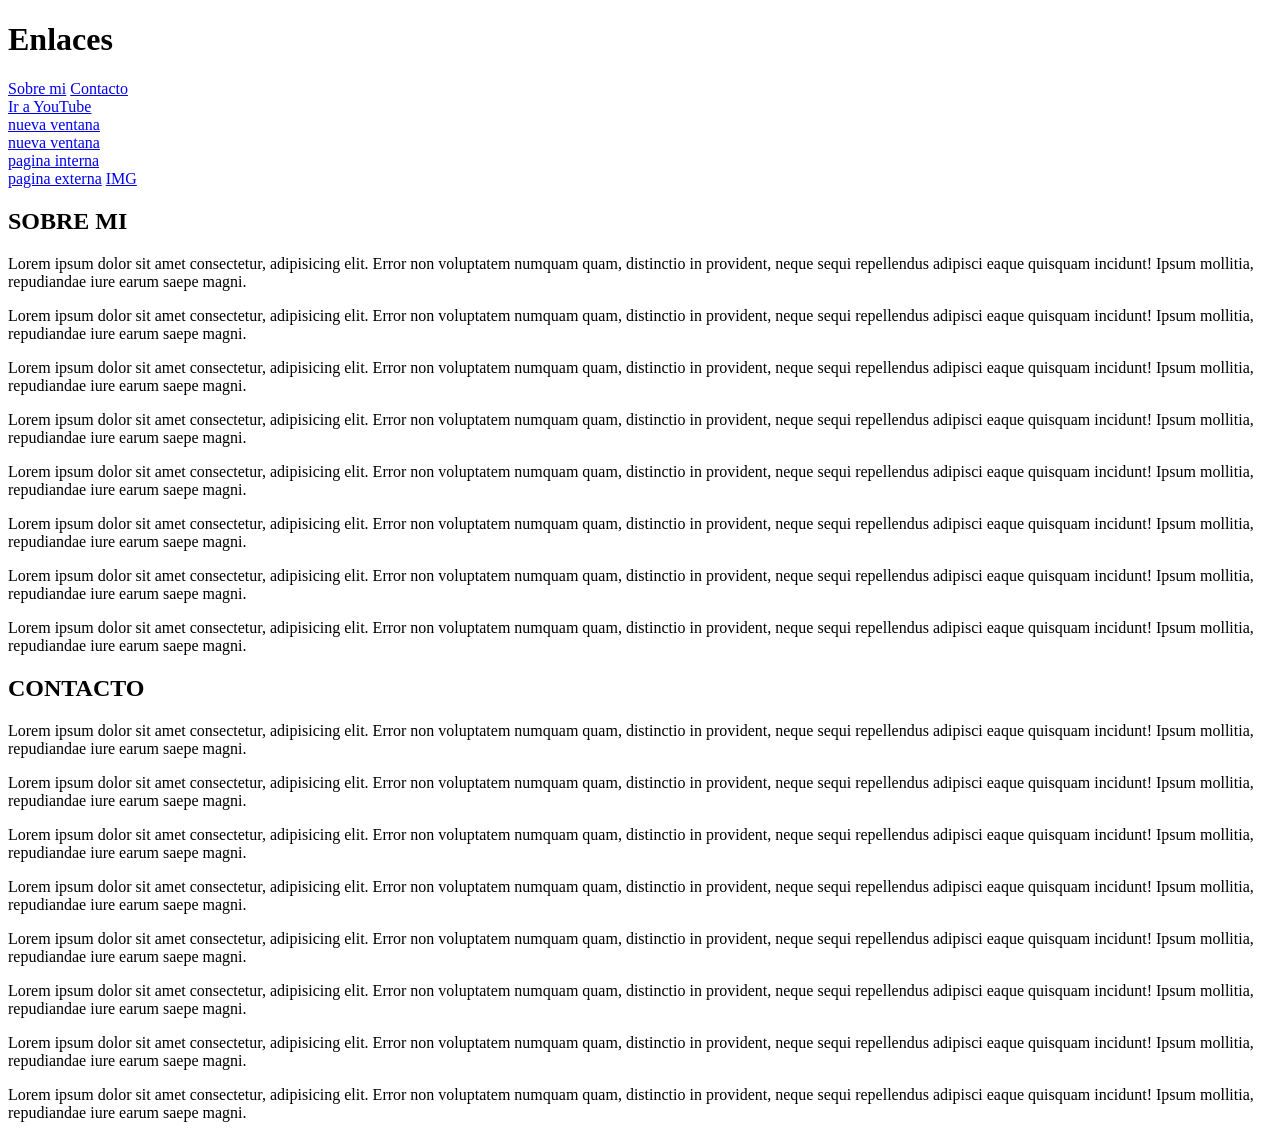
<file: MOD_1/SEMANA1/DIA2-ENLACES/index.html>
<!DOCTYPE html>
<html lang="en">
<head>
    <meta charset="UTF-8">
    <meta name="viewport" content="width=device-width, initial-scale=1.0">
    <title>Enlaces</title>
</head>
<body>
    <header>
        <h1>Enlaces</h1>
        <nav>
            <a href="#sobre_mi">Sobre mi</a>
            <a href="#contacto">Contacto</a>
        </nav>
    </header>
    <a href="https://www.youtube.com/watch?v=pWE-QHJwC4c">Ir a YouTube</a> <br>
    <a href="https://www.youtube.com/watch?v=pWE-QHJwC4c" target="_blank">nueva ventana</a><br>
    <a href="https://www.youtube.com/watch?v=pWE-QHJwC4c" target="_self">nueva ventana</a><br>
   
    <a href="saludo.html">pagina interna</a><br>
    <a href="saludo.html" target="_blank">pagina externa</a>

    <a href="jugando.jpg" download="">IMG   </a>

     <section>
       <h2 id="sobre_mi">SOBRE MI</h2>
        <p>Lorem ipsum dolor sit amet consectetur, adipisicing elit. Error non voluptatem numquam quam, distinctio in provident, neque sequi repellendus adipisci eaque quisquam incidunt! Ipsum mollitia, repudiandae iure earum saepe magni.</p>
        <p>Lorem ipsum dolor sit amet consectetur, adipisicing elit. Error non voluptatem numquam quam, distinctio in provident, neque sequi repellendus adipisci eaque quisquam incidunt! Ipsum mollitia, repudiandae iure earum saepe magni.</p>
        <p>Lorem ipsum dolor sit amet consectetur, adipisicing elit. Error non voluptatem numquam quam, distinctio in provident, neque sequi repellendus adipisci eaque quisquam incidunt! Ipsum mollitia, repudiandae iure earum saepe magni.</p>
        <p>Lorem ipsum dolor sit amet consectetur, adipisicing elit. Error non voluptatem numquam quam, distinctio in provident, neque sequi repellendus adipisci eaque quisquam incidunt! Ipsum mollitia, repudiandae iure earum saepe magni.</p>
        <p>Lorem ipsum dolor sit amet consectetur, adipisicing elit. Error non voluptatem numquam quam, distinctio in provident, neque sequi repellendus adipisci eaque quisquam incidunt! Ipsum mollitia, repudiandae iure earum saepe magni.</p>
        <p>Lorem ipsum dolor sit amet consectetur, adipisicing elit. Error non voluptatem numquam quam, distinctio in provident, neque sequi repellendus adipisci eaque quisquam incidunt! Ipsum mollitia, repudiandae iure earum saepe magni.</p>
        <p>Lorem ipsum dolor sit amet consectetur, adipisicing elit. Error non voluptatem numquam quam, distinctio in provident, neque sequi repellendus adipisci eaque quisquam incidunt! Ipsum mollitia, repudiandae iure earum saepe magni.</p>
        <p>Lorem ipsum dolor sit amet consectetur, adipisicing elit. Error non voluptatem numquam quam, distinctio in provident, neque sequi repellendus adipisci eaque quisquam incidunt! Ipsum mollitia, repudiandae iure earum saepe magni.</p>
    
    </section>
     <section>
       <h2 id="contacto">CONTACTO</h2>
        <p>Lorem ipsum dolor sit amet consectetur, adipisicing elit. Error non voluptatem numquam quam, distinctio in provident, neque sequi repellendus adipisci eaque quisquam incidunt! Ipsum mollitia, repudiandae iure earum saepe magni.</p>
        <p>Lorem ipsum dolor sit amet consectetur, adipisicing elit. Error non voluptatem numquam quam, distinctio in provident, neque sequi repellendus adipisci eaque quisquam incidunt! Ipsum mollitia, repudiandae iure earum saepe magni.</p>
        <p>Lorem ipsum dolor sit amet consectetur, adipisicing elit. Error non voluptatem numquam quam, distinctio in provident, neque sequi repellendus adipisci eaque quisquam incidunt! Ipsum mollitia, repudiandae iure earum saepe magni.</p>
        <p>Lorem ipsum dolor sit amet consectetur, adipisicing elit. Error non voluptatem numquam quam, distinctio in provident, neque sequi repellendus adipisci eaque quisquam incidunt! Ipsum mollitia, repudiandae iure earum saepe magni.</p>
        <p>Lorem ipsum dolor sit amet consectetur, adipisicing elit. Error non voluptatem numquam quam, distinctio in provident, neque sequi repellendus adipisci eaque quisquam incidunt! Ipsum mollitia, repudiandae iure earum saepe magni.</p>
        <p>Lorem ipsum dolor sit amet consectetur, adipisicing elit. Error non voluptatem numquam quam, distinctio in provident, neque sequi repellendus adipisci eaque quisquam incidunt! Ipsum mollitia, repudiandae iure earum saepe magni.</p>
        <p>Lorem ipsum dolor sit amet consectetur, adipisicing elit. Error non voluptatem numquam quam, distinctio in provident, neque sequi repellendus adipisci eaque quisquam incidunt! Ipsum mollitia, repudiandae iure earum saepe magni.</p>
        <p>Lorem ipsum dolor sit amet consectetur, adipisicing elit. Error non voluptatem numquam quam, distinctio in provident, neque sequi repellendus adipisci eaque quisquam incidunt! Ipsum mollitia, repudiandae iure earum saepe magni.</p>
    
    </section>

</body>
</html>
</file>
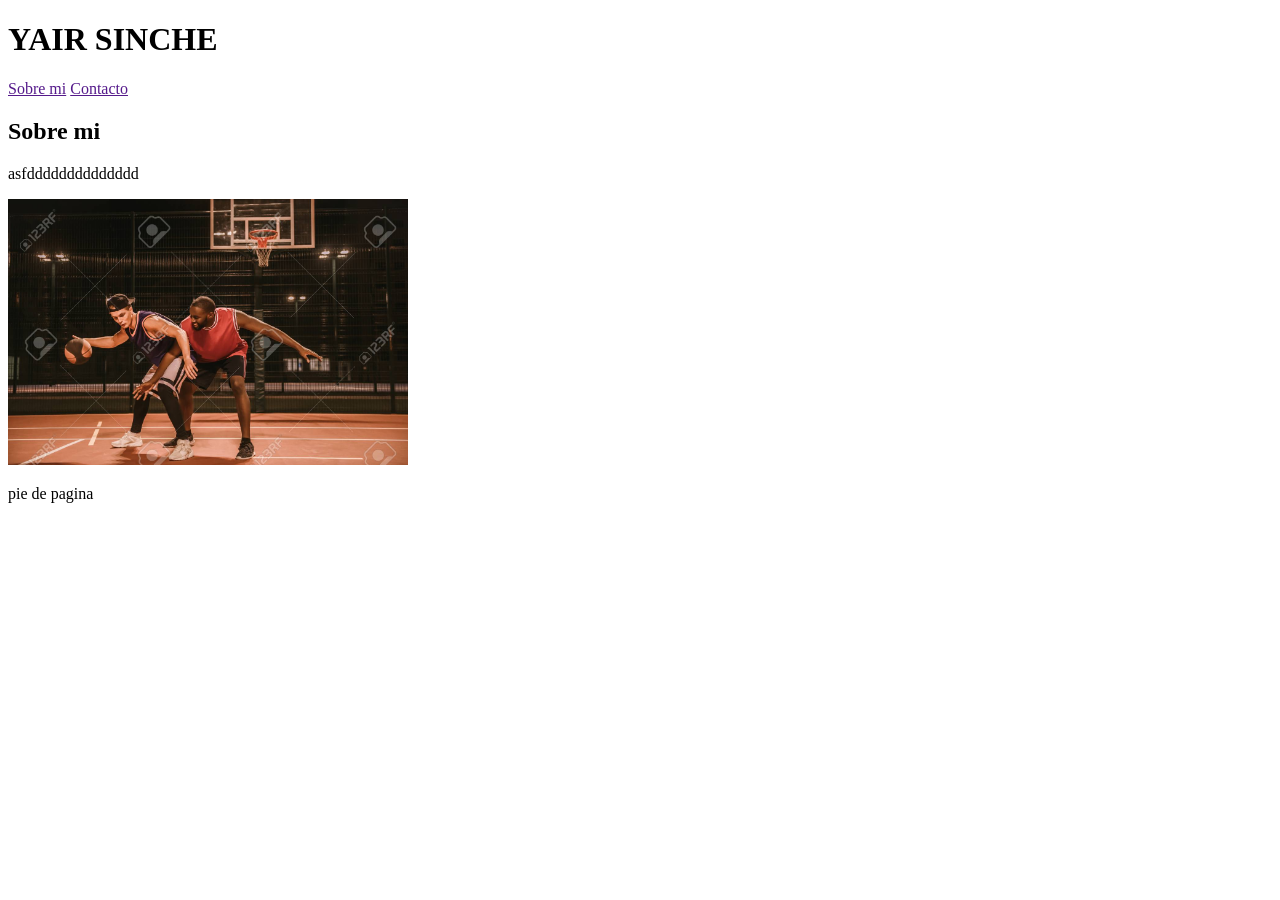
<file: MOD_1/SEMANA1/DIA2-pagina personal/index.html>
<!DOCTYPE html>
<html lang="en">
<head>
    <meta charset="UTF-8">
    <meta name="viewport" content="width=device-width, initial-scale=1.0">
    <title>Mi pagina web</title>
</head>
<body>
    <!-- Encabezado y navegación -->
    <header>
        <h1>YAIR SINCHE </h1>

        <nav>
            <a href="">Sobre mi</a>
            <a href="">Contacto</a>
        </nav>
    </header>
    
    <!-- SECCION 1 -->
    <main>
        <section>
            <h2>Sobre mi</h2>
            <p>asfdddddddddddddd</p>
        </section>

        <img src="jugando.jpg" alt="jugando basket" width="400">
    </main>
    <!-- PIE DE PAGINA -->
    <footer>
        <p>pie de pagina</p>
    </footer>

</body>
</html>
</file>
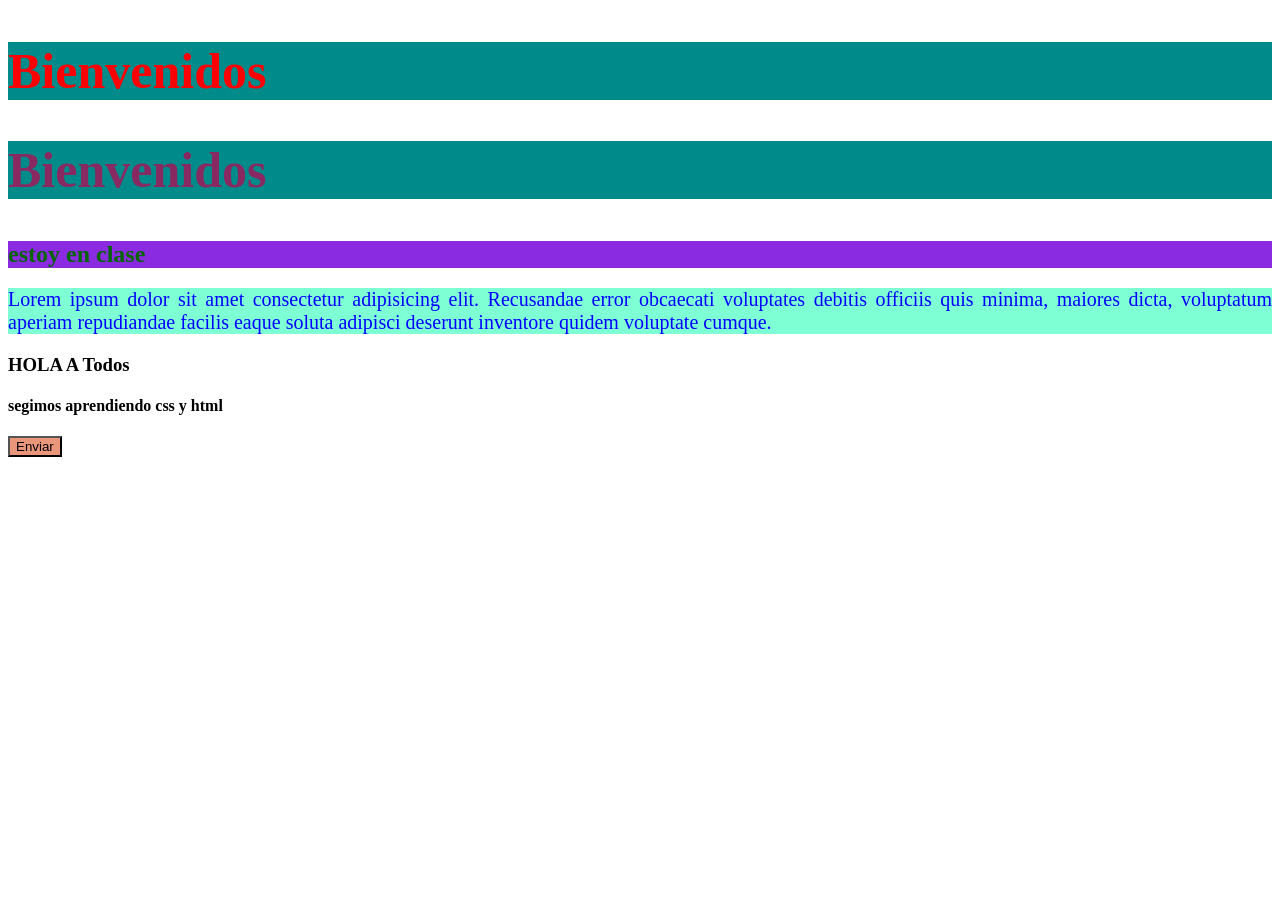
<file: MOD_1/SEMANA2/DIA01-01/index.html>
<!DOCTYPE html>
<html lang="en">
<head>
    <meta charset="UTF-8">
    <meta name="viewport" content="width=device-width, initial-scale=1.0">
    <title>CSS</title>
    
    <style>
       /* body{background-color:aquamarine;}*/
    </style>
    <link rel="stylesheet" href="styles.css">
</head>
<body>
    <section>
        <h1 style="color: red;">Bienvenidos</h1>
        <h1>Bienvenidos</h1>
        <h2>estoy en clase</h2>
        <p>
            Lorem ipsum dolor sit amet consectetur adipisicing elit. Recusandae error obcaecati voluptates debitis officiis quis minima, maiores dicta, voluptatum aperiam repudiandae facilis eaque soluta adipisci deserunt inventore quidem voluptate cumque.
        </p>
    </section>
    <section>
        <h3>HOLA A Todos</h3>
        <h4 id="texto1">segimos aprendiendo css y html</h4>
        <button class="btn texto-resaltado">
            Enviar
        </button>
    </section>
</body>
</html>
</file>
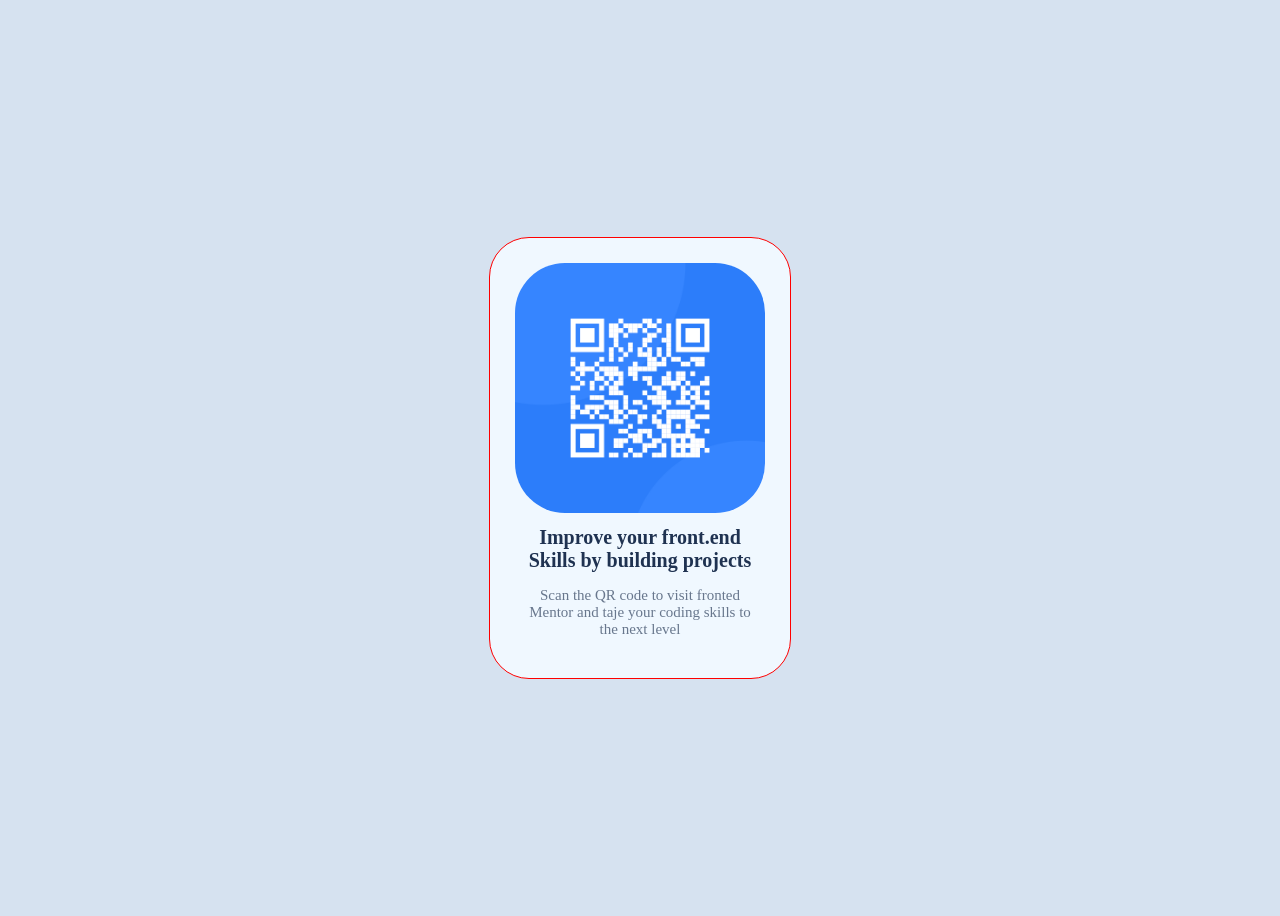
<file: MOD_1/SEMANA2/DIA01-02/index.html>
<!DOCTYPE html>
<html lang="en">
<head>
    <meta charset="UTF-8">
    <meta name="viewport" content="width=device-width, initial-scale=1.0">
    <title>RETO</title>
    <link rel="stylesheet" href="estilos.css">
   
</head>
<body>
    <main>

        <img src="image-qr-code.png" alt="QR code" >

        <h1>
            Improve your front.end <br>
            Skills by building projects
        </h1>

        <p>
            Scan the QR code to visit fronted <br>
            Mentor and taje your coding skills to <br>
            the next level
        </p>

    </main>
</body>
</html>
</file>
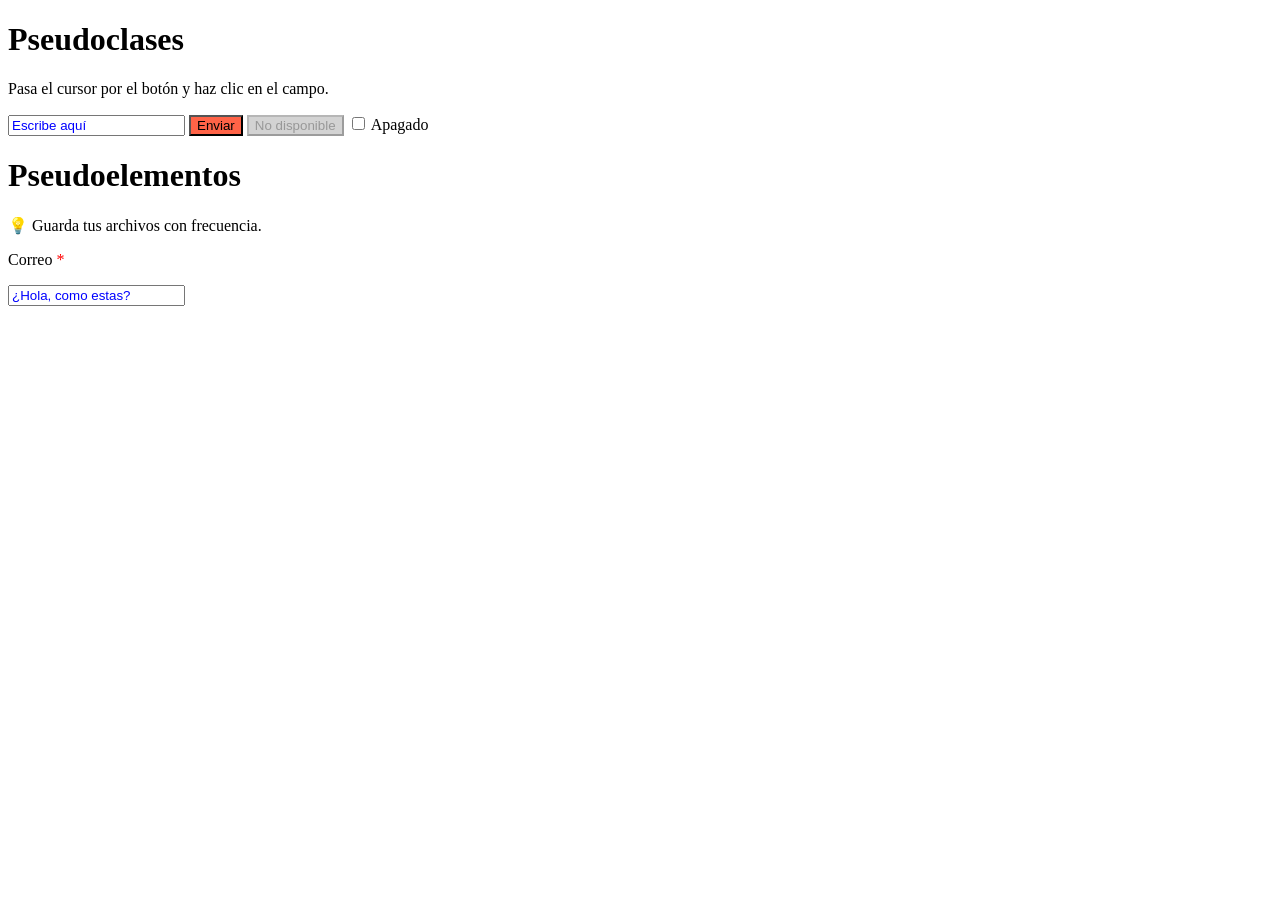
<file: MOD_1/SEMANA2/DIA02-01/index.html>
<!DOCTYPE html>
<html lang="en">
<head>
  <meta charset="UTF-8">
  <meta name="viewport" content="width=device-width, initial-scale=1.0">
  <title>CSS Teoria</title>
  <style>
    /* Pseudoclases */

    button {
      background-color: tomato;
    }

    button:hover {
      background-color: seagreen;
      cursor: pointer;
    }

    input:focus {
      outline: 3px solid gold;
    }

    button:disabled {
      background-color: lightgray;
    }

    input:checked {
      outline: 2px solid red;
    }

    /* Pseudoelementos */

    .tip::before {
      content: "💡 ";
    }

    .obligatorio::after {
      content: " *";
      color: red;
    }

    input::placeholder {
      color: blue;
    }

    ::selection {
      background-color: gold;
      color: blue;
    }
  </style>
</head>
<body>
  <h1>Pseudoclases</h1>

  <p>Pasa el cursor por el botón y haz clic en el campo.</p>
  <input type="text" placeholder="Escribe aquí" />
  <button>Enviar</button>
  <button disabled>No disponible</button>
  <input type="checkbox"> Apagado

  <h1>Pseudoelementos</h1>

  <p class="tip">Guarda tus archivos con frecuencia.</p>
  <p class="obligatorio">Correo</p>

  <input type="text" placeholder="¿Hola, como estas?" />

</body>
</html>
</file>
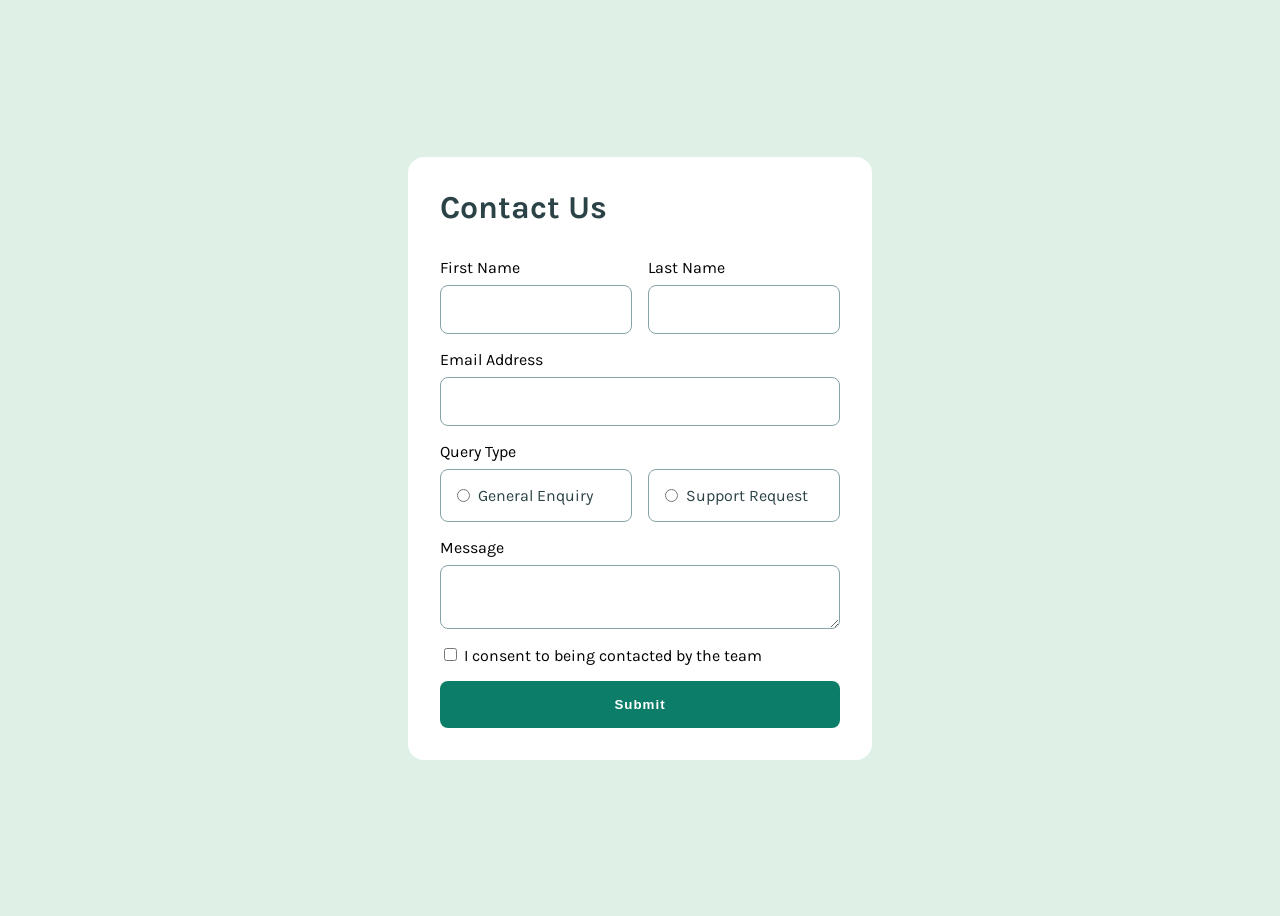
<file: MOD_1/SEMANA2/DIA02-02/index.html>
<!DOCTYPE html>
<html lang="en">
<head>
  <meta charset="UTF-8">
  <meta name="viewport" content="width=device-width, initial-scale=1.0">
  <title>Contact form</title>
  <link rel="preconnect" href="https://fonts.googleapis.com">
  <link rel="preconnect" href="https://fonts.gstatic.com" crossorigin>
  <link href="https://fonts.googleapis.com/css2?family=Karla:ital,wght@0,200..800;1,200..800&display=swap" rel="stylesheet">
  <link rel="stylesheet" href="estilos.css">
</head>
<body>
  <main class="contact-form">
    <h1>Contact Us</h1>

    <form>
      <div class="row">
        <label>
          First Name
          <input type="text" name="first_name">
        </label>

        <label>
          Last Name
          <input type="text" name="last_name">
        </label>
      </div>

      <label>
        Email Address

        <input type="email" name="email">
      </label>

      <div>
        Query Type
        
        <div class="row">
          <label class="query-type">
            <input type="radio" name="query_type">
            General Enquiry
          </label>
          <label class="query-type">
            <input type="radio" name="query_type">
            Support Request
          </label>
          
        </div>
      </div>

      <label>
        Message
        <textarea name="message"></textarea>
      </label>

      <label>
        <input type="checkbox" name="consent" />
        I consent to being contacted by the team
      </label>

      <input type="submit" value="Submit" />
    </form>
  </main>
</body>
</html>
</file>
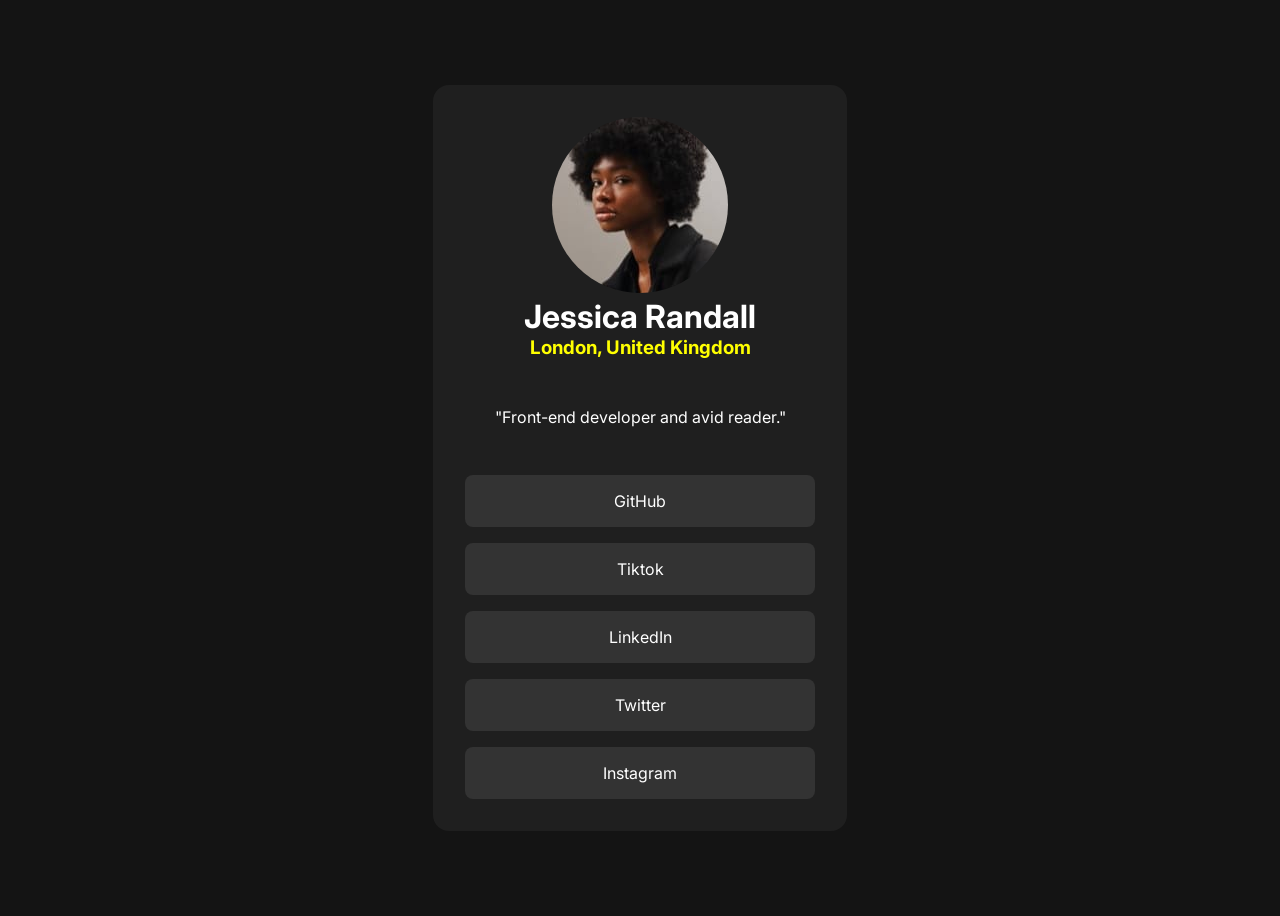
<file: MOD_1/SEMANA2/DIA03-01/index.html>
<!DOCTYPE html>
<html lang="en">
<head>
  <meta charset="UTF-8">
  <meta name="viewport" content="width=device-width, initial-scale=1.0">
  <title>Social links</title>
  <link rel="preconnect" href="https://fonts.googleapis.com">
<link rel="preconnect" href="https://fonts.gstatic.com" crossorigin>
<link href="https://fonts.googleapis.com/css2?family=Inter:ital,opsz,wght@0,14..32,100..900;1,14..32,100..900&display=swap" rel="stylesheet">
  <link rel="stylesheet" href="estilos.css">
</head>
<body>
  <main class="perfil">
    <img src="avatar-jessica.jpeg" alt="">
    <h1>Jessica Randall</h1>
    <h3>London, United Kingdom</h3>
    <p>"Front-end developer and avid reader."</p>
    
    <section class="enlaces">
      <a href="#">GitHub</a>
      <a href="#">Tiktok</a>
      <a href="#">LinkedIn</a>
      <a href="#">Twitter</a>
      <a href="#">Instagram</a>
    </section>
  </main>
</body>
</html>
</file>
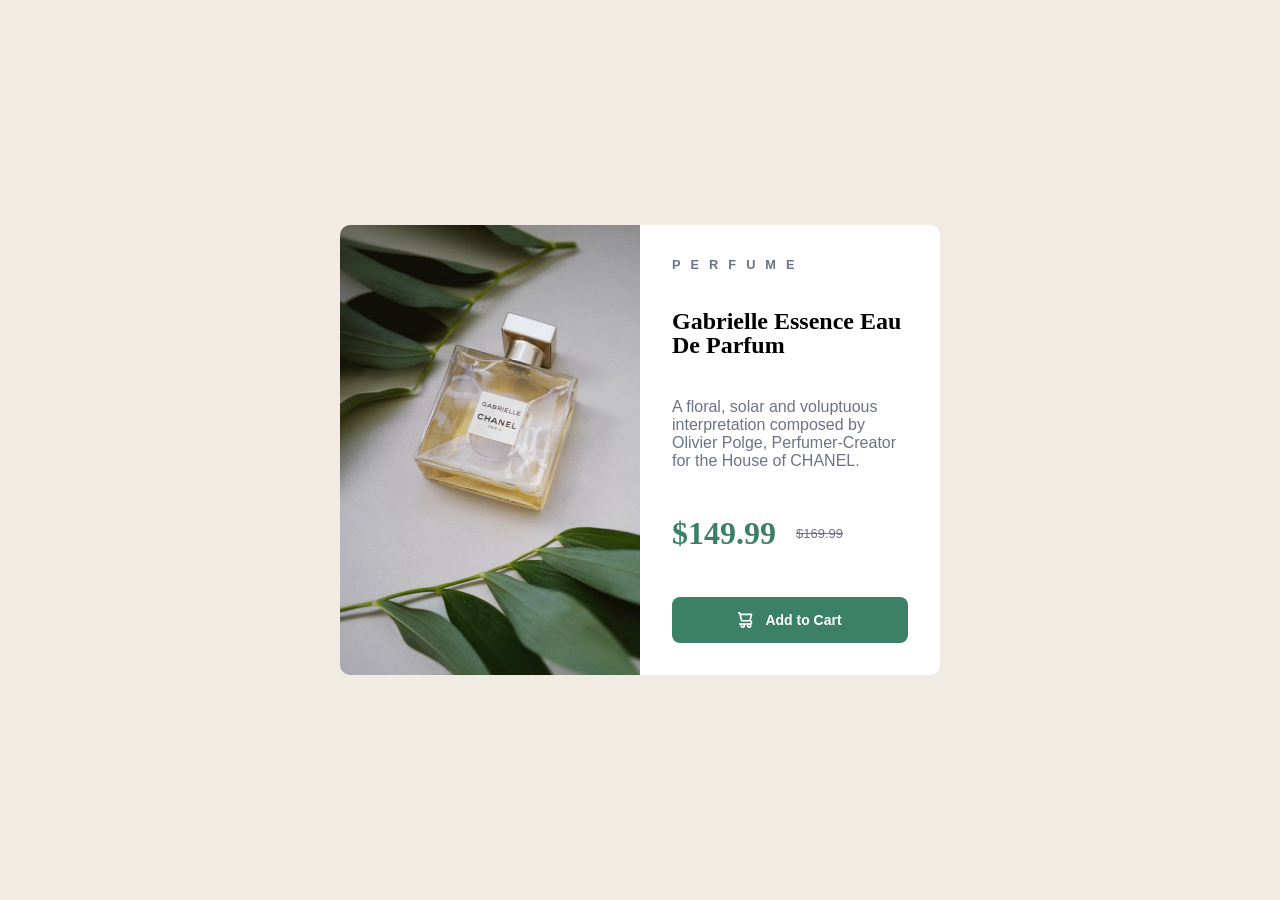
<file: MOD_1/SEMANA2/DIA03-02/index.html>
<!DOCTYPE html>
<html lang="en">
<head>
  <meta charset="UTF-8">
  <meta name="viewport" content="width=device-width, initial-scale=1.0">
  <title>Product card</title>
  <link rel="stylesheet" href="estilos.css">
</head>
<body>
  <!-- TODO: terminar la maquetación con css -->
  <main>
    <section class="photo">
      <img src="image-product-desktop.jpg" width="200" alt="">
    </section>
    <section class="content">
      <h2>PERFUME</h2>
      
      <h1>Gabrielle Essence Eau De Parfum</h1>
      
      <p>A floral, solar and voluptuous interpretation composed by Olivier Polge, 
      Perfumer-Creator for the House of CHANEL.</p>
      
      <div>
        <span>$149.99</span>
        <s>$169.99</s>
      </div>
      
      <button>
        <img src="icon-cart.svg" alt="">
        Add to Cart
      </button>
    </section>
  </main>
</body>
</html>
</file>
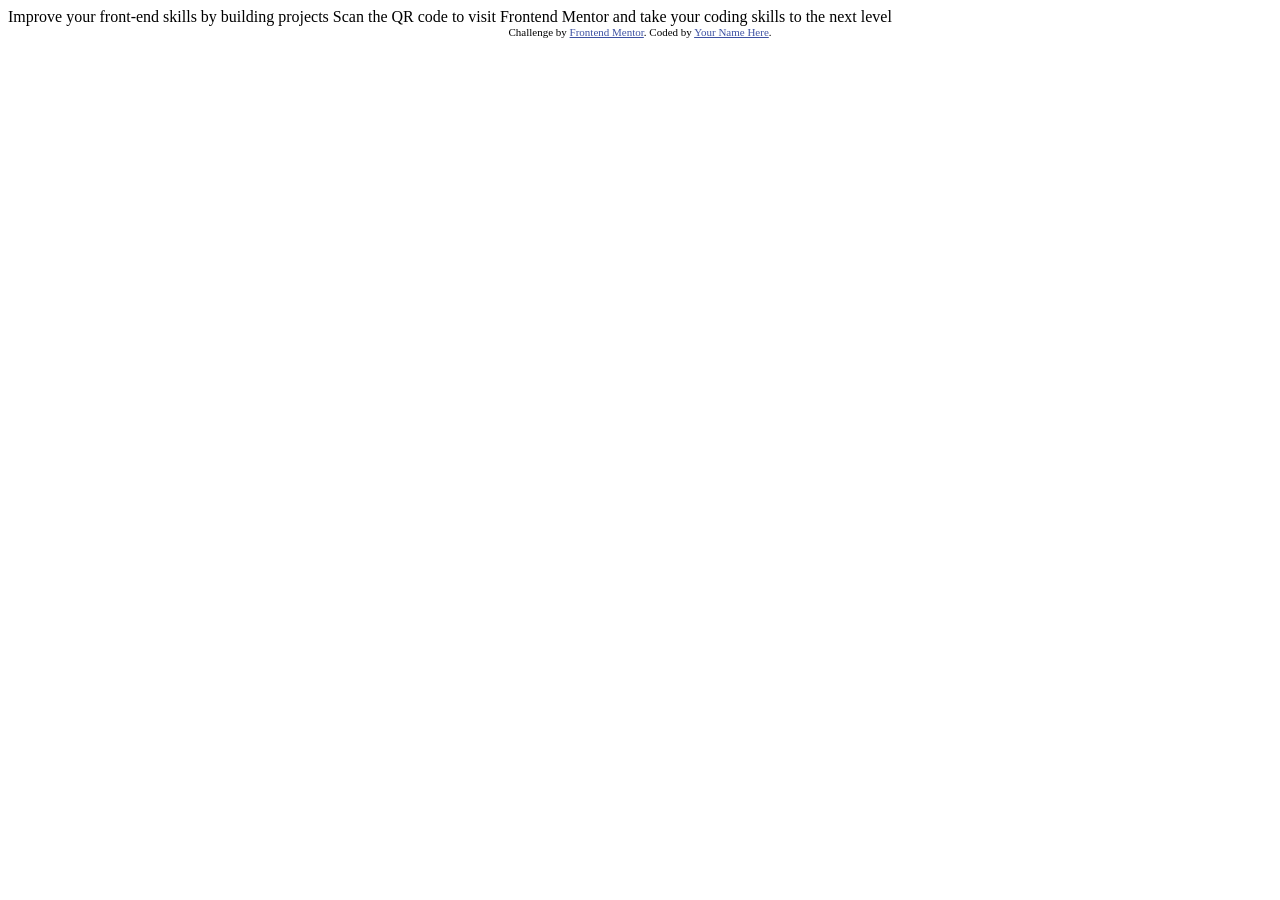
<file: MOD_1/SEMANA2/DIA01-02/qr-code-component-main/index.html>
<!DOCTYPE html>
<html lang="en">
<head>
  <meta charset="UTF-8">
  <meta name="viewport" content="width=device-width, initial-scale=1.0"> <!-- displays site properly based on user's device -->

  <link rel="icon" type="image/png" sizes="32x32" href="./images/favicon-32x32.png">
  
  <title>Frontend Mentor | QR code component</title>

  <!-- Feel free to remove these styles or customise in your own stylesheet 👍 -->
  <style>
    .attribution { font-size: 0.6875rem; text-align: center; }
    .attribution a { color: hsl(228, 45%, 44%); }
  </style>
</head>
<body>

  Improve your front-end skills by building projects

  Scan the QR code to visit Frontend Mentor and take your coding skills to the next level
  
  <footer class="attribution">
    Challenge by <a href="https://www.frontendmentor.io?ref=challenge">Frontend Mentor</a>. 
    Coded by <a href="#">Your Name Here</a>.
  </footer>
</body>
</html>
</file>
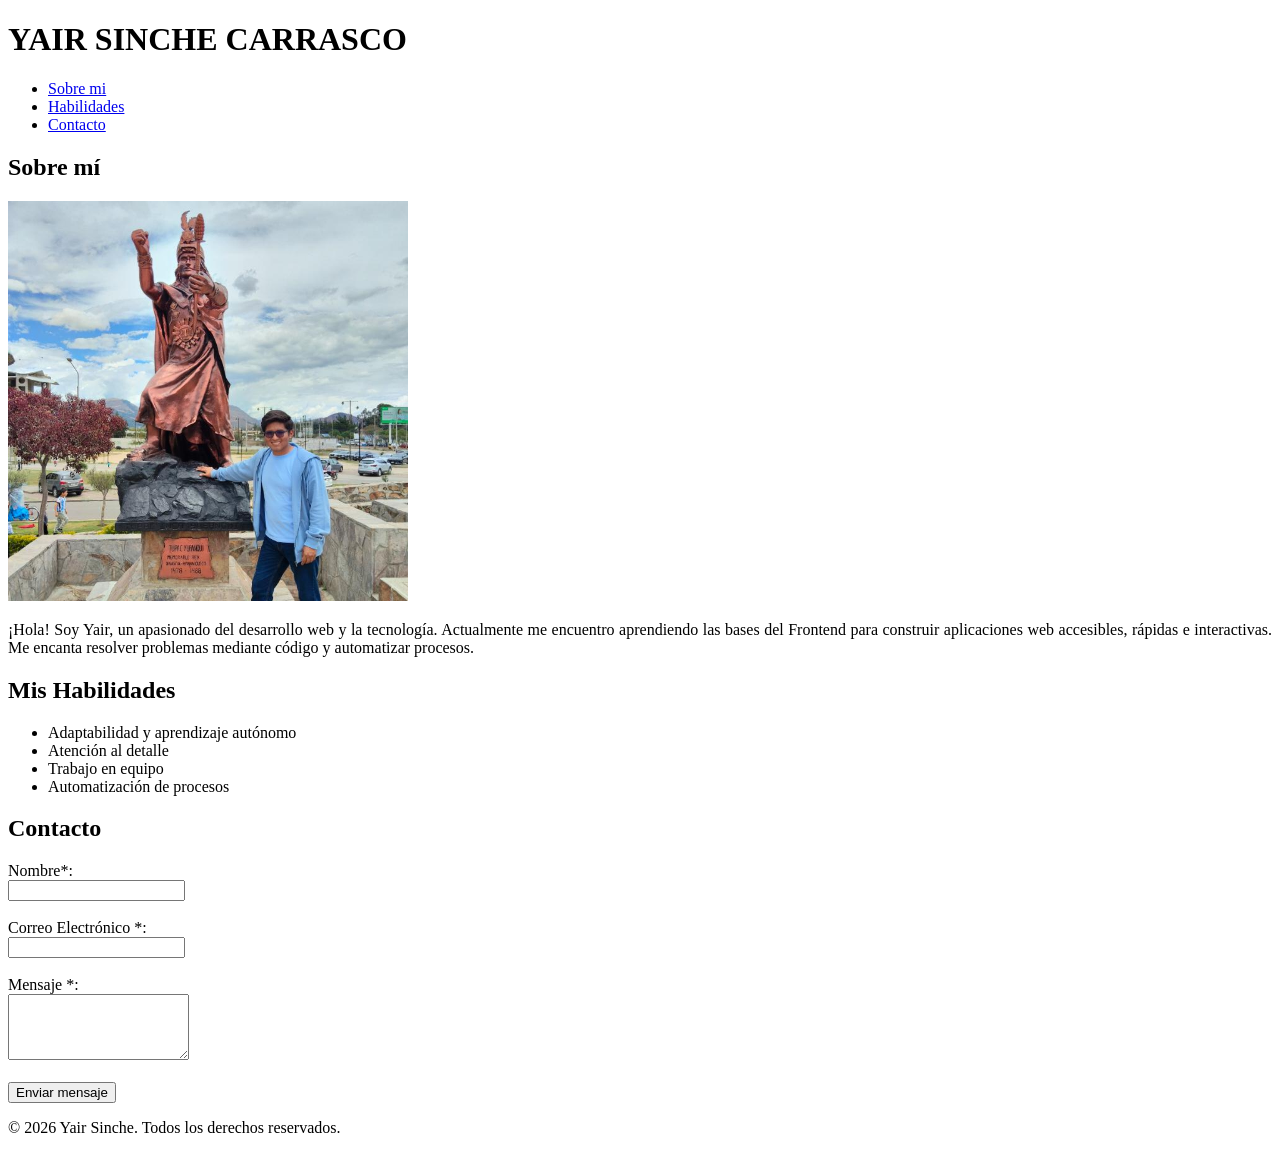
<file: MOD_1/SEMANA1/reto.html>
<!DOCTYPE html>
<html lang="en">
<head>
    <meta charset="UTF-8">
    <meta name="viewport" content="width=device-width, initial-scale=1.0">
    <title>Mi primera página personal</title>
</head>
<body>
    <header>
        <h1> YAIR SINCHE CARRASCO</h1>
            <nav>
                <ul>
                   <li><a href="#sobre_mi">Sobre mi</a></li>   
                    <li><a href="#habilidades">Habilidades</a> </li>
                    <li><a href="#contacto">Contacto</a></li>
                </ul>
            </nav>
    </header>
    <main>

        <section id="sobre_mi">
            <h2>Sobre mí</h2>
             <img src="YO.jpg" alt="Mi viaje a cajamarca" width="400">
            <p style="text-align: justify;">
                ¡Hola! Soy Yair, un apasionado del desarrollo web y la tecnología. 
                Actualmente me encuentro aprendiendo las bases del Frontend para construir 
                aplicaciones web accesibles, rápidas e interactivas. Me encanta resolver 
                problemas mediante código y automatizar procesos.
            </p>
        </section>

        <section id="habilidades">
            <h2>Mis Habilidades</h2>
            <ul>
                <li>Adaptabilidad y aprendizaje autónomo</li>
                <li>Atención al detalle</li>
                <li>Trabajo en equipo</li>
                <li>Automatización de procesos</li>
            </ul>
        </section>

        <section id="contacto">
            <h2>Contacto</h2>
            <form action="#" method="post">
                <div>
                    <label>Nombre*: <br>
                    <input type="text" name="nombre"  pattern="[A-Za-zÁÉÍÓÚáéíóúÑñ\s]+" title="Por favor, ingresa solo letras (no se permiten números)"  required>
                    </label>
                </div>
                <br>
                <div>
                    <label>Correo Electrónico *:<br>
                    <input type="email" name="email" required>
                    </label>
                </div>
                <br>
                <div>
                    <label>Mensaje *:<br>
                    <textarea id="mensaje" name="mensaje" rows="4" required></textarea>
                </label>
                </div>
                <br>
                <button type="submit">Enviar mensaje</button>
            </form>
        </section>

    </main>

    <footer>
        <p>&copy; 2026 Yair Sinche. Todos los derechos reservados.</p>
    </footer>

</body>
</html>
</file>
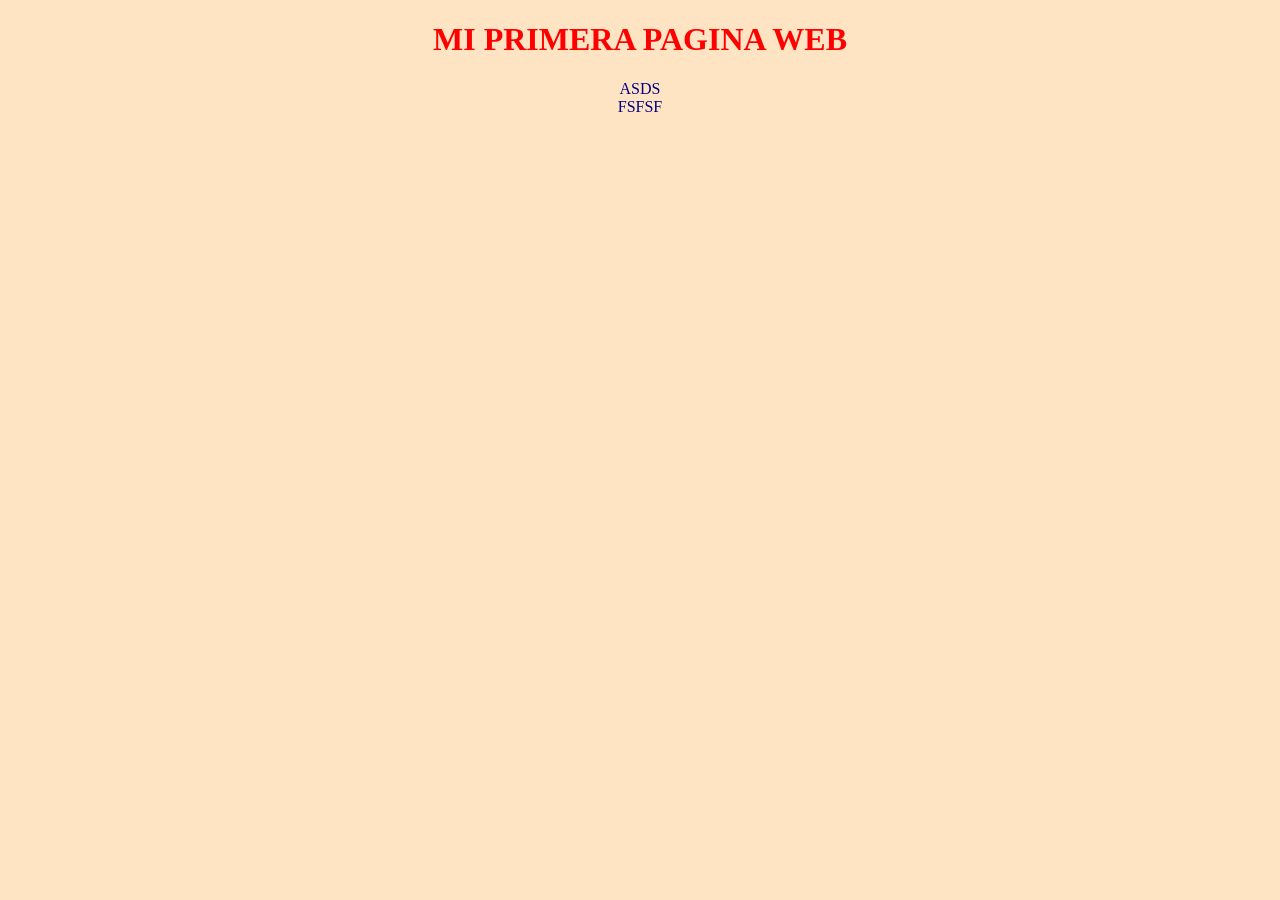
<file: MOD_1/SEMANA1/DIA1/mipagina.html>
<!DOCTYPE html>
<html lang="en">
<head>
    <meta charset="UTF-8">
    <meta name="viewport" content="width=device-width, initial-scale=1.0">
    <title>Document</title>
    <style>
    body {
      background-color: bisque;
      color: navy;
      text-align: center;
    }
    h1{
        color: red;
    }
  </style>
</head>
<body>
   <H1>MI PRIMERA PAGINA WEB</H1> 
    <Nav>ASDS</Nav><Nav>FSFSF</Nav>
</body>
</html>
</file>
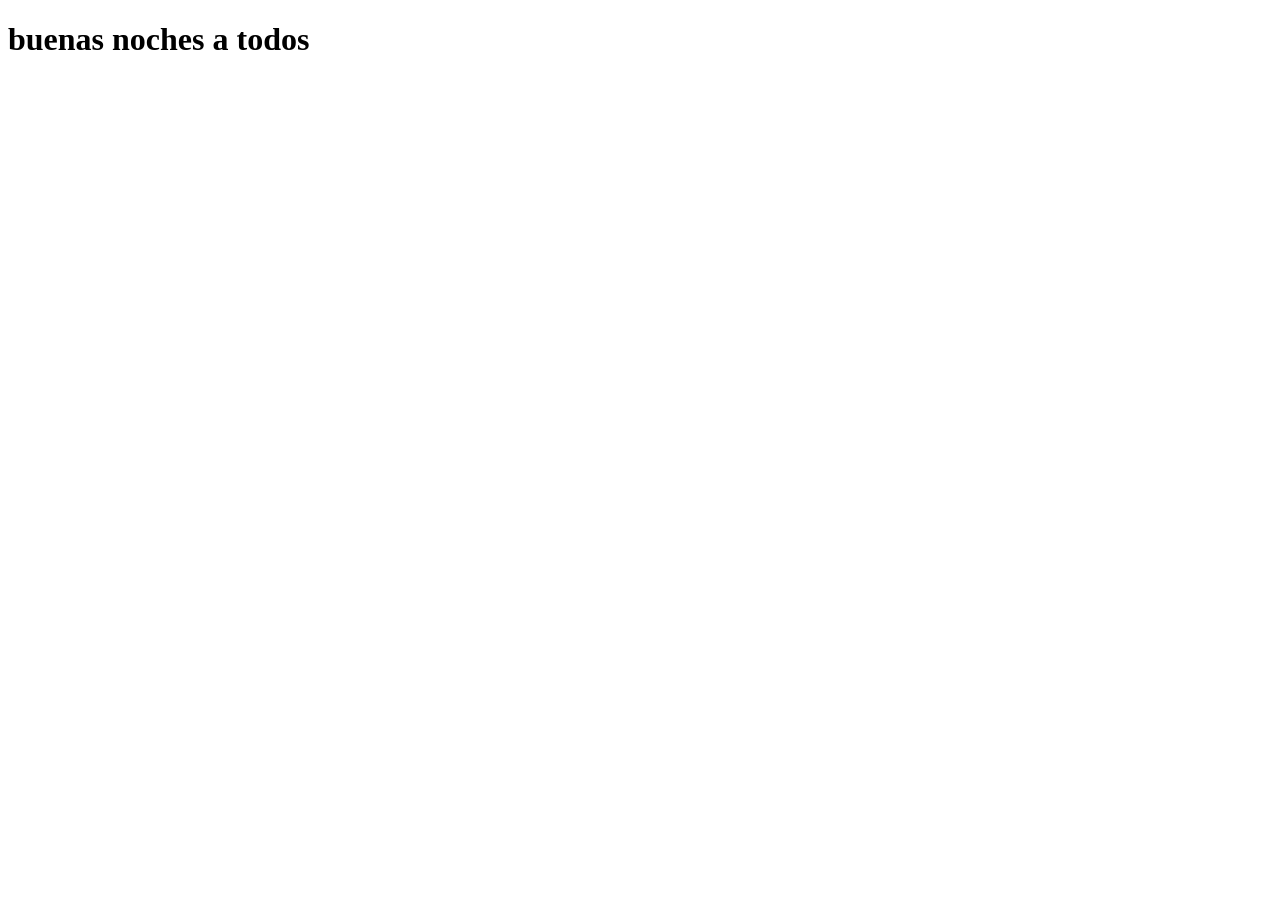
<file: MOD_1/SEMANA1/DIA2-ENLACES/saludo.html>
<!DOCTYPE html>
<html lang="en">
<head>
    <meta charset="UTF-8">
    <meta name="viewport" content="width=, initial-scale=1.0">
    <title>Document</title>
</head>
<body>
    <h1>buenas noches a todos </h1>
</body>
</html>
</file>
<file: MOD_1/SEMANA2/DIA01-01/styles.css>
p{
    color: blue;
    background-color: aquamarine;
    font-size: 20px;
    text-align: justify;
}
h1{
    color: rgb(137, 41, 97);
    background-color:darkcyan;
    font-size: 50px;
}
h2{
    color:darkgreen;
    background-color:blueviolet;
    font-size: 24px;
}
.btn{
    background-color: darksalmon;
    
}
</file>
<file: MOD_1/SEMANA2/DIA01-02/estilos.css>
body{
    background-color: hsl(212, 45%, 89%);
    font-size: 15px;
    align-content: center;
    display: flex;
    justify-content: center;
    align-items: center;
    height: 100vh;
}

main{
    padding: 25px;
    width: 250px;
    background-color: aliceblue;
    border-radius: 40px;
    border:1px solid red;
    justify-content: center;
    align-items: center;

}

img{
    display: block;
    margin: 0 auto;
    max-width: 100%;
    height: auto;
    border-radius: 50px;
}

h1{
    text-align: center;
    color: hsl(218, 44%, 22%);
    font-size: 20px;
    
}
p{
    text-align: center;
    color: hsl(216, 15%, 48%);
    font-size: 15px;
}
</file>
<file: MOD_1/SEMANA2/DIA02-02/estilos.css>
body {
  /* TODO: Añadan la fuente 'Karla' desde google fonts */
  font-family: "Karla", sans-serif;

  background-color: hsl(148, 38%, 91%);

  display: flex; /* flexbox */
  justify-content: center;
  align-items: center;

  height: 100vh;
}

.contact-form {
  /* border: 1px solid red; */

  width: 400px;
  background-color: white;
  background-color: #fff;
  background-color: #ffffff;
  background-color: hsl(0, 0%, 100%);

  padding: 32px;
  border-radius: 16px;
}

h1 {
  margin: 0;
  margin-bottom: 32px;
  color: hsl(187, 24%, 22%);
}

label {
  display: block;
  margin-bottom: 16px;
}

input[type=text],
input[type=email],
textarea {
  display: flex;

  margin-top: 8px;

  width: 100%;
  border-radius: 8px;
  border: 1px solid hsl(186, 15%, 59%);
  padding: 16px;

  box-sizing: border-box;
}

.row {
  /* border: 1px solid blue; */

  display: grid;
  grid-template-columns: 1fr 1fr;
  gap: 16px;
}

/* TODO: Darle estilos al boton del formulario */

input[type=submit] {
  background-color: hsl(169, 82%, 27%);
  color: hsl(0, 0%, 100%);
  width: 100%;
  border: none;
  border-radius: 8px;
  padding: 16px;
  font-weight: 700;
  letter-spacing: 1px;
}

.query-type {
  border: 1px solid hsl(186, 15%, 59%);
  padding: 16px;
  margin-top: 8px;
  border-radius: 8px;

  display: flex;
  align-items: center;
  gap: 8px;
  color: hsl(187, 24%, 22%);
  cursor: pointer;
}

.query-type:hover,
.query-type:has(input:checked) {
  border-color: hsl(169, 82%, 27%);
}

.query-type:has(input:checked) {
  background-color: hsl(148, 38%, 91%);
}

.query-type:focus-within {
  outline: 2px solid hsl(169, 82%, 27%);
  outline-offset: 2px;
}

.query-type input[type=radio] {
  margin: 0;
  flex-shrink: 0;
  accent-color: hsl(169, 82%, 27%);
  cursor: pointer;
}
</file>
<file: MOD_1/SEMANA2/DIA03-01/estilos.css>
/* TODO: Terminar el diseño con CSS de este ejercicio: social links */

body {
  background-color: hsl(0, 0%, 8%);
  color: hsl(0, 0%, 100%);

  display: flex;
  justify-content: center;
  align-items: center;

  height: 100vh;

  font-family: "Inter", sans-serif;
}

a {
  color: inherit;
  text-decoration: none;
}

.perfil {
  /* border: 1px solid red; */

  background-color: hsl(0, 0%, 12%);

  width: 350px;

  text-align: center;

  padding: 32px;

  border-radius: 16px;
}

.perfil h1 {
  /* border: 1px solid red; */
  margin: 0;
}

.perfil h3 {
  color: yellow;
  margin: 0;
}

.perfil p {
  margin: 48px 0; /* 0 : top, bottom; 32 : left, right*/
}

img {
  border-radius: 100px;
}

.enlaces {
  display: flex;
  flex-direction: column;
  gap: 16px;
}

.enlaces a {
  background-color: hsl(0, 0%, 20%);
  padding: 16px;
  border-radius: 8px;
}

.enlaces a:hover {
  background-color: hsl(0, 0%, 30%);
}
</file>
<file: MOD_1/SEMANA2/DIA03-02/estilos.css>
body {
  background-color: yellow;
}:root {
  --cream: #f2ebe3;
  --white: #ffffff;
  --dark-cyan: #3c8067;
  --darker-cyan: #1a4031;
}

* {
  box-sizing: border-box;
  margin: 0;
  padding: 0;
}

body {
  background-color: var(--cream);
  min-height: 100vh;
  display: flex;
  justify-content: center;
  align-items: center;
  padding: 1.5rem 1rem;
  font-family: 'Montserrat', sans-serif;
  color: var(--dark-grayish-blue);
}

main {
  background-color: var(--white);
  width: 100%;
  max-width: 600px;
  border-radius: 10px;
  overflow: hidden;
  display: grid;
  grid-template-columns: 1fr 1fr;
}

.photo {
  background-image: url('image-product-desktop.jpg');
  background-size: cover;
  background-position: center;
  min-height: 450px;
}

.photo img {
  width: 100%;
  height: 100%;
  object-fit: cover;
  display: block;
}

.content {
  padding: 2rem;
  display: flex;
  flex-direction: column;
  justify-content: space-between;
}

.content h2 {
  margin-bottom: 1.25rem;
  color:  hsl(228, 12%, 48%);
  letter-spacing: 10px;
  font-size: 0.8rem;
}

.content h1 {
  margin-bottom: 1.5rem;
  line-height: 1;
  font-family: 'Fraunces', serif;
}

.content p {
  margin-bottom: 1.75rem;
  color: hsl(228, 12%, 48%);
}


.content div {
  display: flex;
  align-items: center;
  gap: 1.25rem;
  margin-bottom: 1.75rem;
}

.content div span {
  font-family: 'Fraunces', serif;
  font-size: 2rem;
  font-weight: 700;
  color: var(--dark-cyan);
}

.content div s {
  font-size: 0.8125rem;
  font-weight: 500;
  color:  hsl(228, 12%, 48%);
}

.content button {
  width: 100%;
  padding: 0.95rem 1.5rem;
  background-color: var(--dark-cyan);
  color: var(--white);
  border: none;
  border-radius: 8px;
  display: flex;
  justify-content: center;
  align-items: center;
  gap: 0.75rem;
  cursor: pointer;
  transition: background-color 0.2s ease;
  font-family: inherit;
  font-size: 0.875rem;
  font-weight: 700;
}


.content button:hover {
  background-color: var(--darker-cyan);
}
</file>
